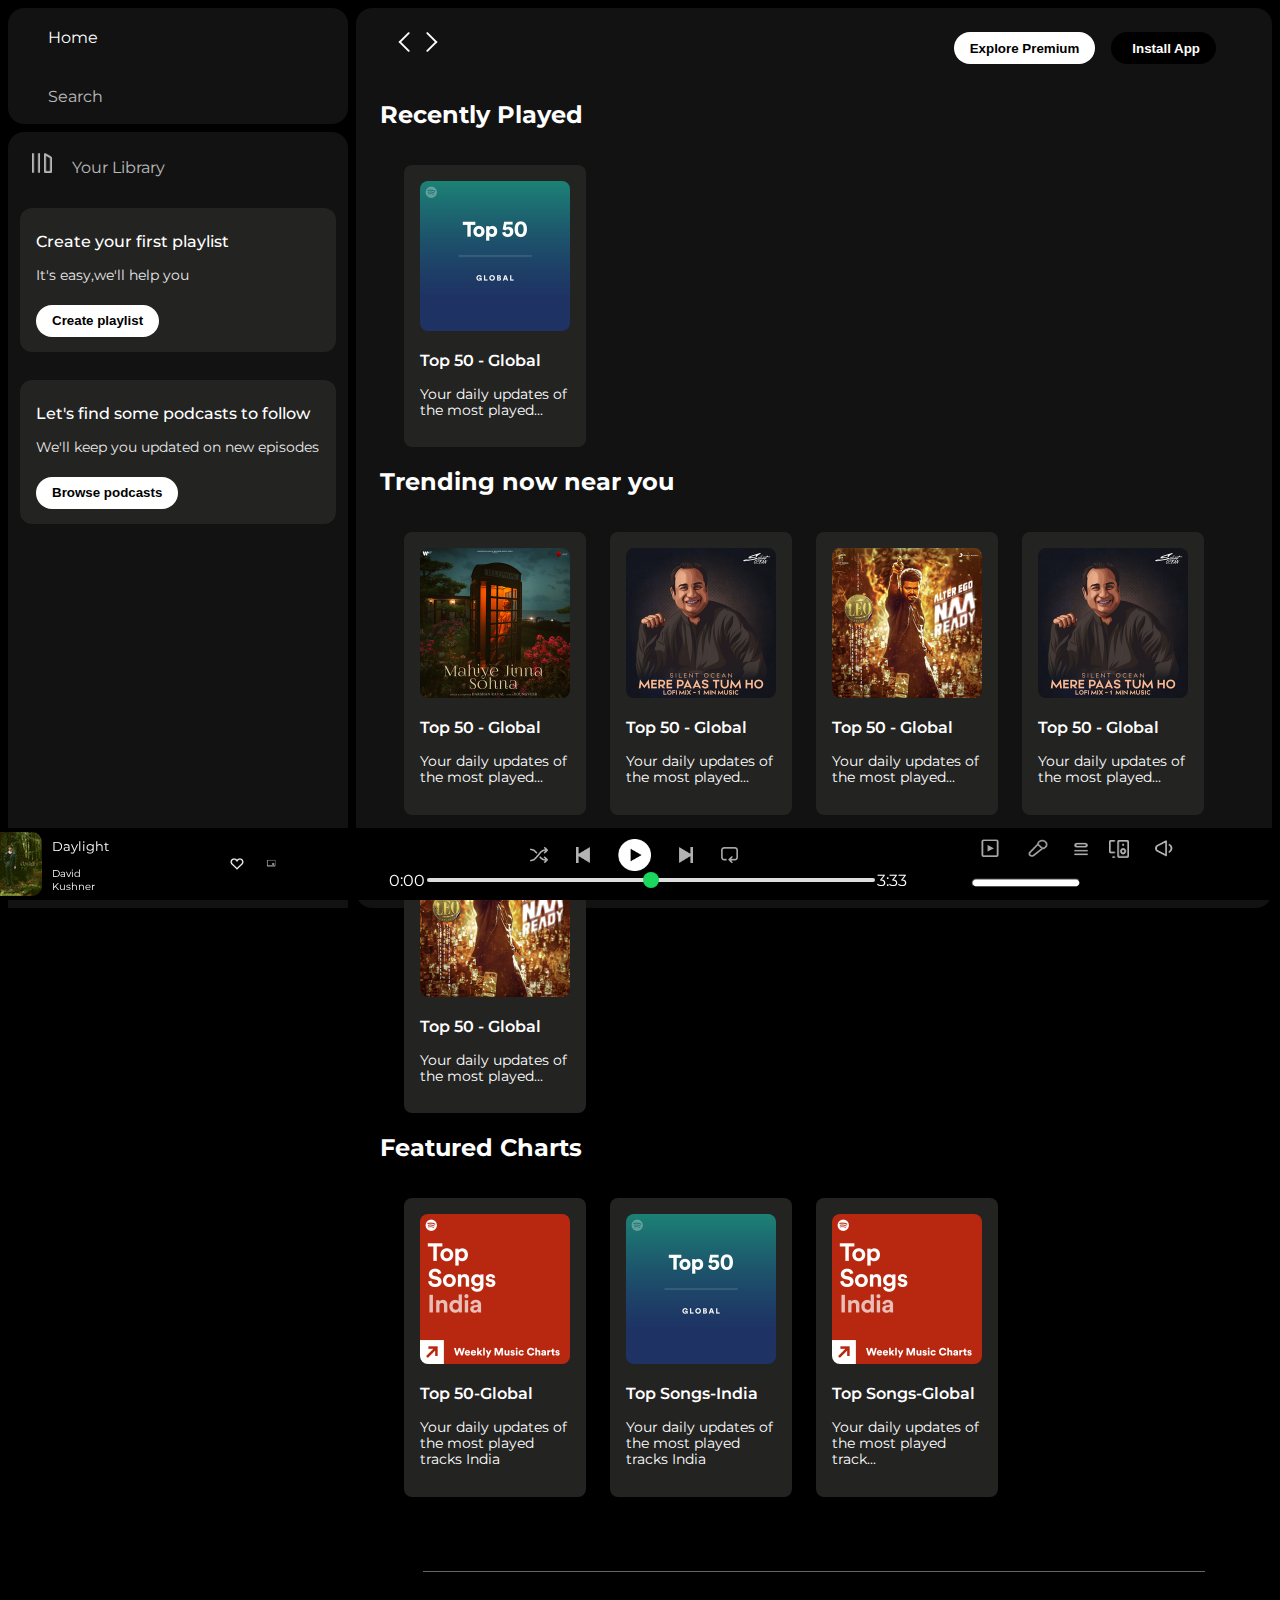
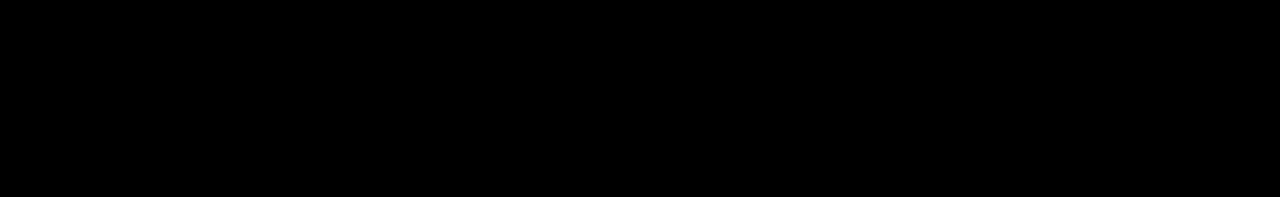
<file: index.html>
<!DOCTYPE html>
<html lang="en">
<head>
    <meta charset="UTF-8">
    <meta name="viewport" content="width=device-width, initial-scale=1.0">
    <link rel="icon" href="logo.png">
    <title>Spotify - Web Player: Music for everyone</title>
    <link rel="stylesheet" href="styles.css">
    <link rel="stylesheet" href="https://cdnjs.cloudflare.com/ajax/libs/font-awesome/6.5.2/css/all.min.css" integrity="sha512-SnH5WK+bZxgPHs44uWIX+LLJAJ9/2PkPKZ5QiAj6Ta86w+fsb2TkcmfRyVX3pBnMFcV7oQPJkl9QevSCWr3W6A==" crossorigin="anonymous" referrerpolicy="no-referrer" />
    <link rel="preconnect" href="https://fonts.googleapis.com">
    <link rel="preconnect" href="https://fonts.gstatic.com" crossorigin>
    <link href="https://fonts.googleapis.com/css2?family=Montserrat:ital,wght@300;400;500;600;700&display=swap" rel="stylesheet">

</head>
<body>
    <div class="main">
        <div class="sidebar">
            <div class="nav">
                <div class="nav-option" style="opacity: 1;">
                    <i class="fa-solid fa-house"></i>
                    <a href="#">Home</a>
                </div>
                <div class="nav-option">
                    <i class="fa-solid fa-magnifying-glass"></i>
                    <a href="#">Search</a>
                </div>
            </div>
            <div class="library">
                <div class="options">
                    <div class="lib-option nav-option">
                        <img src="library_icon.png">
                        <a href="#" style="color: white; text-decoration: none;" >Your Library</a>
                    </div>
                    <div class="icons">
                        <i class="fa-solid fa-plus"></i>
                        <i class="fa-solid fa-arrow-right"></i>
                    </div>
                </div>
                <div class="lib-box">
                    <div class="box">
                        <p class="box-p1">Create your first playlist</p>
                        <p class="box-p2">It's easy,we'll help you</p>
                        <button class="badge">Create playlist</button>
                    </div>
                    <div class="box">
                        <p class="box-p1">Let's find some podcasts to follow</p>
                        <p class="box-p2">We'll keep you updated on new episodes</p>
                        <button class="badge">Browse podcasts</button>
                    </div>
                </div>
            </div>
        </div>
        <div class="main-content">
            <div class="sticky-nav">
                <div class="sticky-nav-icons">
                    <img src="backward_icon (1).png" >
                    <img src="forward_icon.png" class="hide">
                </div>
                <div class="sticky-nav-options">
                    <button class="badge nav-item hide">Explore Premium</button>
                    <button class="badge nav-item dark-badge"><i class="fa-regular fa-circle-down" style="margin-right: 5px;"></i>Install App</button>
                    <i class="fa-regular fa-user nav-item"></i>
                </div>
                
            </div>

            <h2>Recently Played</h2>
            <div class="cards-container">
                <div class="card">
                    <img src="card1img.jpeg" class="card-img" >
                    <p class="card-title">Top 50 - Global</p>
                    <p class="card-info">Your daily updates of the most played...</p>
                </div>
            </div>

            <h2>Trending now near you</h2>
            <div class="cards-container">
                <div class="card">
                    <img src="card2img.jpeg" class="card-img" >
                    <p class="card-title">Top 50 - Global</p>
                    <p class="card-info">Your daily updates of the most played...</p>
                </div>
                <div class="card">
                    <img src="card3img.jpeg" class="card-img" >
                    <p class="card-title">Top 50 - Global</p>
                    <p class="card-info">Your daily updates of the most played...</p>
                </div>
                <div class="card">
                    <img src="card4img.jpeg" class="card-img" >
                    <p class="card-title">Top 50 - Global</p>
                    <p class="card-info">Your daily updates of the most played...</p>
                </div>
                <div class="card">
                    <img src="card3img.jpeg" class="card-img" >
                    <p class="card-title">Top 50 - Global</p>
                    <p class="card-info">Your daily updates of the most played...</p>
                </div>
                <div class="card">
                    <img src="card4img.jpeg" class="card-img" >
                    <p class="card-title">Top 50 - Global</p>
                    <p class="card-info">Your daily updates of the most played...</p>
                </div>
            </div>

            <h2>Featured Charts</h2>
            <div class="cards-container">
                <div class="card">
                    <img src="card6img.jpeg" class="card-img" >
                    <p class="card-title">Top 50-Global</p>
                    <p class="card-info">Your daily updates of the most played tracks India</p>
                </div>
                <div class="card">
                    <img src="card1img.jpeg" class="card-img" >
                    <p class="card-title">Top Songs-India</p>
                    <p class="card-info">Your daily updates of the most played tracks India</p>
                </div>
                <div class="card">
                    <img src="card6img.jpeg" class="card-img" >
                    <p class="card-title">Top Songs-Global</p>
                    <p class="card-info">Your daily updates of the most played track...</p>
                </div>
            </div>
            <div class="footer">
                <div class="line"></div>
            </div>
        </div>
        <div class="music-player">
            <div class="singer">
                <div class="sing-im-text">
                    <span class="sing-im">
                        <img src="album_picture.jpeg">
                    </span>
                    <span class="sing-text">
                        <p class="p1-sing">Daylight</p>
                        <p class="p2-sing">David Kushner</p>
                    </span>
                </div>
                <div class="sing-icons">
                    <img src="album_icon1.png" class="sing-icon-1">
                    <img src="album_icon2.png" class="sing-icon-2">
                </div>
            </div> 
            <div class="player">
                <div class="player-controls">
                    <img src="player_icon1.png" class="player-control-icon">
                    <img src="player_icon2.png" class="player-control-icon">
                    <img src="player_icon3.png" class="player-control-icon" style="opacity: 1; height: 2rem;">
                    <img src="player_icon4.png" class="player-control-icon">
                    <img src="player_icon5.png" class="player-control-icon">
                </div>
                <div class="playback-bar">
                    <span class="curr-time">0:00</span>
                    <input type="range" min="0" max="100" class="progress-bar" step="1">
                    <span class="tot-time">3:33</span>
                </div>
            </div>
            <div class="small-img">
                <img src="controls_icon1.png" class="s-i">
                <img src="controld_icon2.png" class="s-i">
                <img src="controls_icon3.png" class="s-l">
                <img src="controls_icon4.png" class="s-l">
                <img src="controls_icon5.png" class="s-i">
                <img src="control_icon10.png" class="ss-l">
            </div>
        </div>
    </div>
</body>
</html>
</file>
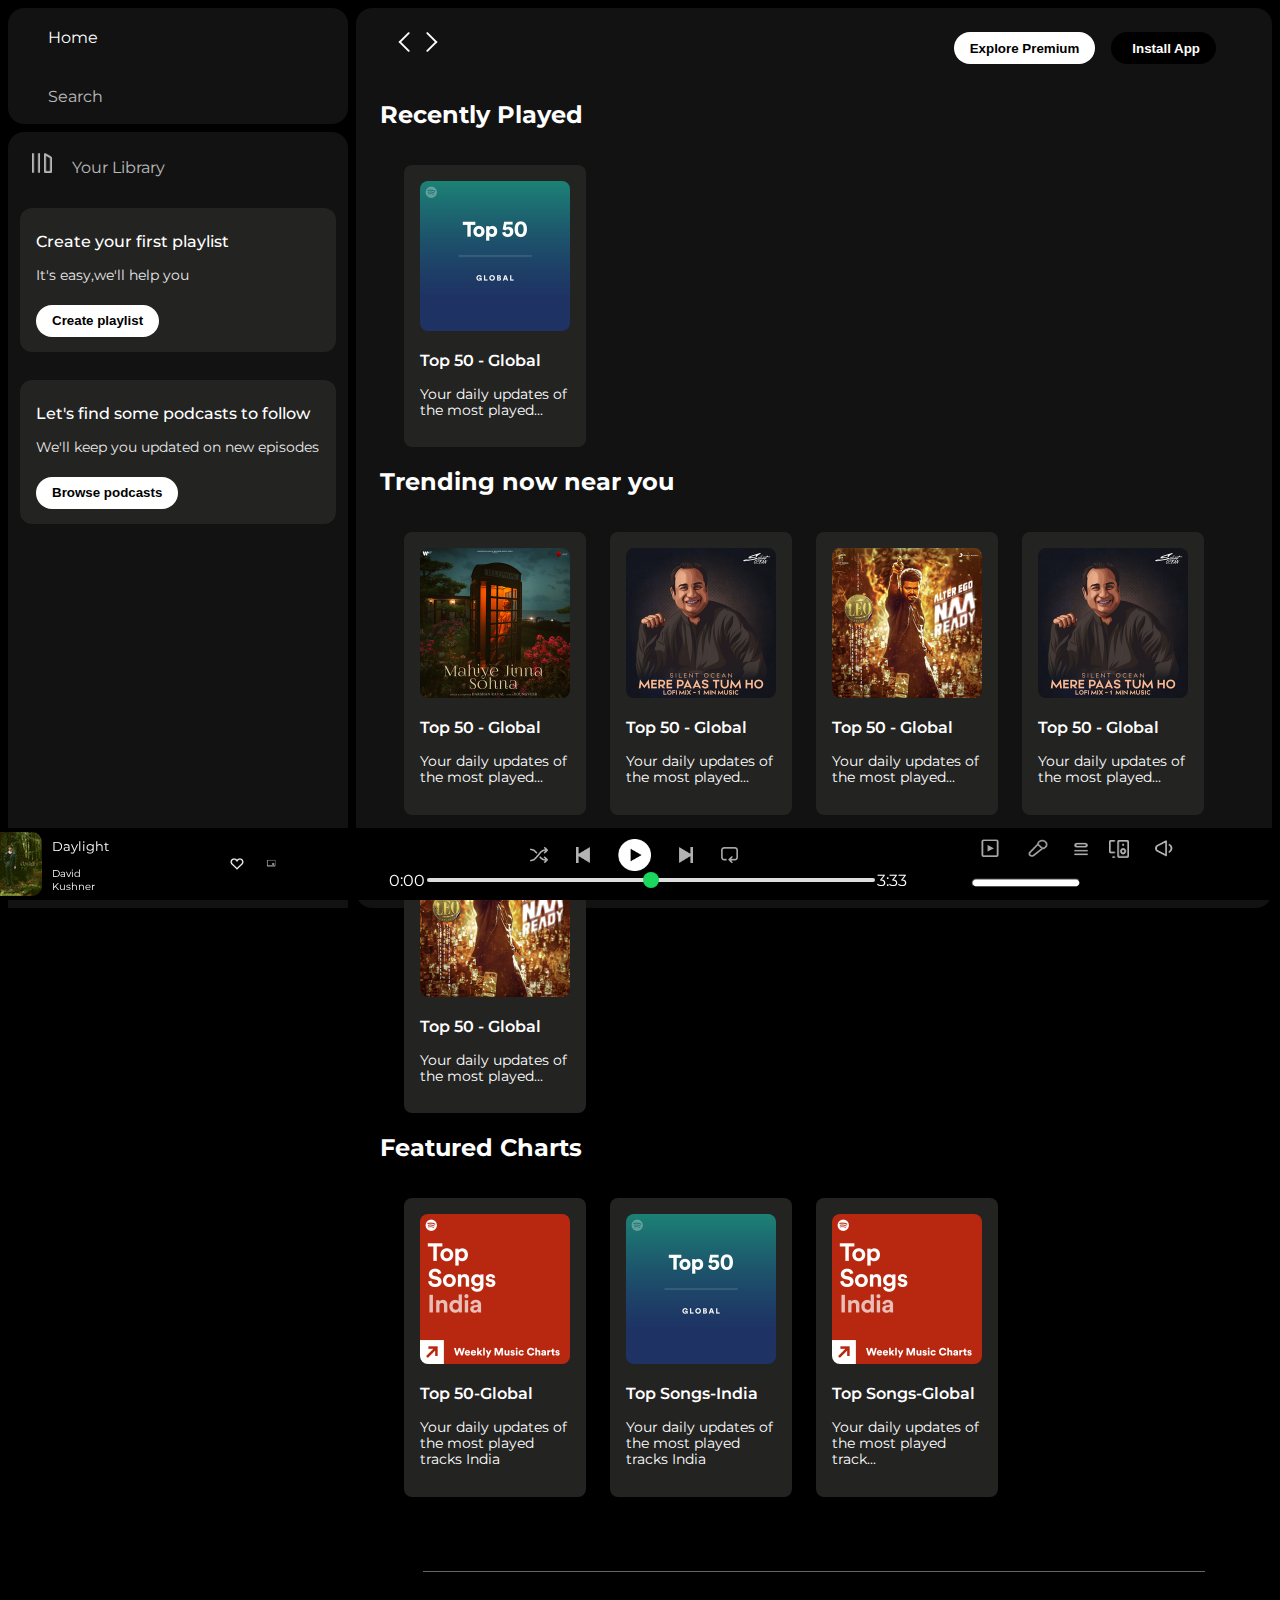
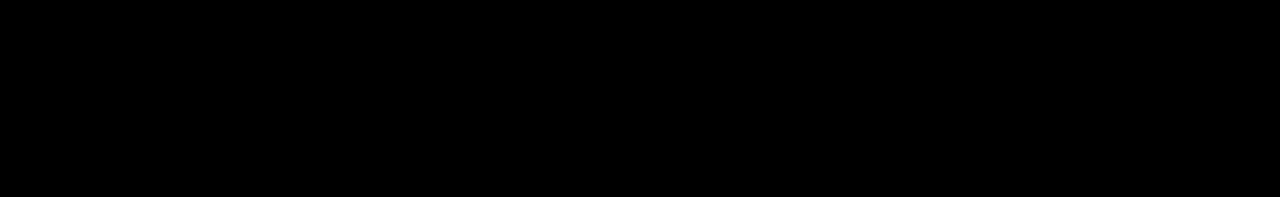
<file: Project_html.html>
<!DOCTYPE html>
<html lang="en">
<head>
    <meta charset="UTF-8">
    <meta name="viewport" content="width=device-width, initial-scale=1.0">
    <link rel="icon" href="logo.png">
    <title>Spotify - Web Player: Music for everyone</title>
    <link rel="stylesheet" href="Project_css.css">
    <link rel="stylesheet" href="https://cdnjs.cloudflare.com/ajax/libs/font-awesome/6.5.2/css/all.min.css" integrity="sha512-SnH5WK+bZxgPHs44uWIX+LLJAJ9/2PkPKZ5QiAj6Ta86w+fsb2TkcmfRyVX3pBnMFcV7oQPJkl9QevSCWr3W6A==" crossorigin="anonymous" referrerpolicy="no-referrer" />
    <link rel="preconnect" href="https://fonts.googleapis.com">
    <link rel="preconnect" href="https://fonts.gstatic.com" crossorigin>
    <link href="https://fonts.googleapis.com/css2?family=Montserrat:ital,wght@300;400;500;600;700&display=swap" rel="stylesheet">

</head>
<body>
    <div class="main">
        <div class="sidebar">
            <div class="nav">
                <div class="nav-option" style="opacity: 1;">
                    <i class="fa-solid fa-house"></i>
                    <a href="#">Home</a>
                </div>
                <div class="nav-option">
                    <i class="fa-solid fa-magnifying-glass"></i>
                    <a href="#">Search</a>
                </div>
            </div>
            <div class="library">
                <div class="options">
                    <div class="lib-option nav-option">
                        <img src="library_icon.png">
                        <a href="#" style="color: white; text-decoration: none;" >Your Library</a>
                    </div>
                    <div class="icons">
                        <i class="fa-solid fa-plus"></i>
                        <i class="fa-solid fa-arrow-right"></i>
                    </div>
                </div>
                <div class="lib-box">
                    <div class="box">
                        <p class="box-p1">Create your first playlist</p>
                        <p class="box-p2">It's easy,we'll help you</p>
                        <button class="badge">Create playlist</button>
                    </div>
                    <div class="box">
                        <p class="box-p1">Let's find some podcasts to follow</p>
                        <p class="box-p2">We'll keep you updated on new episodes</p>
                        <button class="badge">Browse podcasts</button>
                    </div>
                </div>
            </div>
        </div>
        <div class="main-content">
            <div class="sticky-nav">
                <div class="sticky-nav-icons">
                    <img src="backward_icon (1).png" >
                    <img src="forward_icon.png" class="hide">
                </div>
                <div class="sticky-nav-options">
                    <button class="badge nav-item hide">Explore Premium</button>
                    <button class="badge nav-item dark-badge"><i class="fa-regular fa-circle-down" style="margin-right: 5px;"></i>Install App</button>
                    <i class="fa-regular fa-user nav-item"></i>
                </div>
                
            </div>

            <h2>Recently Played</h2>
            <div class="cards-container">
                <div class="card">
                    <img src="card1img.jpeg" class="card-img" >
                    <p class="card-title">Top 50 - Global</p>
                    <p class="card-info">Your daily updates of the most played...</p>
                </div>
            </div>

            <h2>Trending now near you</h2>
            <div class="cards-container">
                <div class="card">
                    <img src="card2img.jpeg" class="card-img" >
                    <p class="card-title">Top 50 - Global</p>
                    <p class="card-info">Your daily updates of the most played...</p>
                </div>
                <div class="card">
                    <img src="card3img.jpeg" class="card-img" >
                    <p class="card-title">Top 50 - Global</p>
                    <p class="card-info">Your daily updates of the most played...</p>
                </div>
                <div class="card">
                    <img src="card4img.jpeg" class="card-img" >
                    <p class="card-title">Top 50 - Global</p>
                    <p class="card-info">Your daily updates of the most played...</p>
                </div>
                <div class="card">
                    <img src="card3img.jpeg" class="card-img" >
                    <p class="card-title">Top 50 - Global</p>
                    <p class="card-info">Your daily updates of the most played...</p>
                </div>
                <div class="card">
                    <img src="card4img.jpeg" class="card-img" >
                    <p class="card-title">Top 50 - Global</p>
                    <p class="card-info">Your daily updates of the most played...</p>
                </div>
            </div>

            <h2>Featured Charts</h2>
            <div class="cards-container">
                <div class="card">
                    <img src="card6img.jpeg" class="card-img" >
                    <p class="card-title">Top 50-Global</p>
                    <p class="card-info">Your daily updates of the most played tracks India</p>
                </div>
                <div class="card">
                    <img src="card1img.jpeg" class="card-img" >
                    <p class="card-title">Top Songs-India</p>
                    <p class="card-info">Your daily updates of the most played tracks India</p>
                </div>
                <div class="card">
                    <img src="card6img.jpeg" class="card-img" >
                    <p class="card-title">Top Songs-Global</p>
                    <p class="card-info">Your daily updates of the most played track...</p>
                </div>
            </div>
            <div class="footer">
                <div class="line"></div>
            </div>
        </div>
        <div class="music-player">
            <div class="singer">
                <div class="sing-im-text">
                    <span class="sing-im">
                        <img src="album_picture.jpeg">
                    </span>
                    <span class="sing-text">
                        <p class="p1-sing">Daylight</p>
                        <p class="p2-sing">David Kushner</p>
                    </span>
                </div>
                <div class="sing-icons">
                    <img src="album_icon1.png" class="sing-icon-1">
                    <img src="album_icon2.png" class="sing-icon-2">
                </div>
            </div> 
            <div class="player">
                <div class="player-controls">
                    <img src="player_icon1.png" class="player-control-icon">
                    <img src="player_icon2.png" class="player-control-icon">
                    <img src="player_icon3.png" class="player-control-icon" style="opacity: 1; height: 2rem;">
                    <img src="player_icon4.png" class="player-control-icon">
                    <img src="player_icon5.png" class="player-control-icon">
                </div>
                <div class="playback-bar">
                    <span class="curr-time">0:00</span>
                    <input type="range" min="0" max="100" class="progress-bar" step="1">
                    <span class="tot-time">3:33</span>
                </div>
            </div>
            <div class="small-img">
                <img src="controls_icon1.png" class="s-i">
                <img src="controld_icon2.png" class="s-i">
                <img src="controls_icon3.png" class="s-l">
                <img src="controls_icon4.png" class="s-l">
                <img src="controls_icon5.png" class="s-i">
                <img src="control_icon10.png" class="ss-l">
            </div>
        </div>
    </div>
</body>
</html>
</file>
<file: styles.css>
body {
    margin: 0;
    font-family: 'Montserrat', sans-serif;
    background-color: black;
    color: white;
    height: 100vh;
    overflow: hidden; 
}
.main {
    display: flex;
    height: 100%; 
    padding: 0.5rem;
}
.sidebar {
    width: 340px;
    background-color: black;
    margin-right: 0.5rem;
    overflow: hidden; 
}
.main-content {
    background-color: #121212;
    border-radius: 1rem;
    flex: 1;
    padding: 0 1.5rem;
}
.main-content:hover{
    overflow-y: auto;
}
.music-player {
    position: fixed;
    width: 100%;
    bottom: 0;
    height: 72px;
    background-color: black;
}
.nav{
    background-color: #121212;
    border-radius: 1rem;
    display: flex;
    flex-direction: column;
    justify-content: center;
    height: 100px;
    padding: 0.5rem 0.75rem;
}
.nav-option{
    line-height: 2.5rem;
    opacity: 0.7;
    padding: 0.5rem 0.75rem;
}
.nav-option:hover{
    opacity: 1;
}
.nav-option i{
    font-size: 1.5rem;
}
.nav-option a{
    font-size: 1rem;
    margin-left: 1rem;
    text-decoration: none;
    color: #fff;
}
.library{
    background-color: #121212;
    border-radius: 1rem;
    height: 100%;
    margin-top: 0.5rem;
    padding: 0.5rem 0.75rem;
}
.options{
    display: flex;
    justify-content: space-between;
    align-items: center;
}
.lib-option img{
    height: 1.25rem;
    width: 1.25rem;
}
.icons{
    font-size: 1.25rem;
    display: flex;
}
.icons i{
    margin-right: 1.5rem;
    opacity: 0.7;
}
.icons i:hover{
    opacity: 1;
}
.box{
    height: 8rem;
    background-color: #232322;
    border-radius: 0.75rem;
    margin: 0.75rem 0 1.75rem 0;
    padding: 0.5rem 1rem;
}
.box-p1{
    font-size: 1rem;
    font-weight: 500;
}
.box-p2{
    font-size: 0.85rem;
    opacity: 0.9;
}
.badge{
    background-color: white;
    border: none;
    border-radius: 100px;
    padding: 0.25rem 1rem;
    font-weight: 700;
    margin-top: 0.5rem;
    height: 2rem;
    width: fit-content;
}
.sticky-nav{
    position: sticky;
    top: 0;
    background-color: #121212;
    display: flex;
    justify-content: space-between;
    align-items: center;
    padding: 1rem 0 1rem;
    z-index: 10;
}
.sticky-nav-icons {
    margin-left: 0.75rem;
}
.sticky-nav-options{
    display: flex;
    justify-content: center;
    align-items: center;
}
.sticky-nav-options button{
    margin-right: 1rem;
}
.nav-item{
    margin-right: 1rem;
}
.dark-badge{
    background-color: black;
    color: white;
}
@media (max-width: 1000px) {
    .hide{
        display: none;
    }
}
.card{
    background-color: #232322;
    width: 150px;
    border-radius: 0.5rem;
    padding: 1rem;
    margin-left: 1.5rem;
    margin-top: 1rem;
}
.cards-container{
    display: flex;
    flex-wrap: wrap;
}
.card-img{
    width: 100%;
    border-radius: 0.5rem;
}
.card-title{
    font-weight: 600;
}
.card-info{
    font-size: 0.85rem;
    opacity: 0.8rem;
}
.footer{
    height: 300px;
    display: flex;
    align-items: center;
    justify-content: center;
}
.line{
    width: 90%;
    height: 50%;
    border-top: 1px solid white;
    opacity: 0.4;
}
.music-player{
    display: flex;
    justify-content: space-between;
    align-items: center;
}
.singer{
    width: 25%;
    /* background-color: pink; */
}
.player{
    width: 50%;
    /* background-color: orange; */
}
.small-img{
    width:25%;
    /* background-color: green; */
}
.player-controls{
    display: flex;
    justify-content: center;
    align-items: center;
}
.player-control-icon{
    height: 1rem;
    margin-right: 1.75rem;
    opacity: 0.7;
}
.player-control-icon:hover{
    opacity: 1;
}
.playback-bar{
    display: flex;
    justify-content: center;
    align-items: center;
}
.progress-bar{
    width: 70%;
    appearance: none;
    background-color: transparent;
    cursor: pointer;
}
.progress-bar::-webkit-slider-runnable-track{
    background-color: #ddd;
    border-radius: 100px;
    height: 0.2rem;
}
.progress-bar::-webkit-slider-thumb{
    appearance: none;
    height: 16px;
    width: 16px;
    background-color: #1bd760;
    border-radius: 50%;
    margin-top: -6px;
}
.singer {
    display: flex;
    justify-content: center;
    align-items: center;
}

.sing-im-text {
    display: flex;
    align-items: center;
    margin-right: 120px; /* Adjust the margin as needed */
}

.sing-im img {
    vertical-align: middle;
    border-radius: 10px;
}

.sing-text {
    display: inline-block;
    margin-left: 10px; /* Adjust the margin as needed */
}
.p1-sing{
    font-size: small;
}
.p2-sing{
    font-size: x-small;
}
.sing-icons {
    display: flex;
    justify-content: center;
    align-items: center;
}

.sing-icons img{
    height: 1rem;
    margin-right: 20px; 
}
.sing-icons{
    margin-right: 60px; 
}
.s-i{
    height: 40px;
    width: 30px;
    padding: 7px;
    margin-bottom: -5px;
}
.s-l{
    height: 18px;
    width: 20px;
    margin-bottom: 5px;
    padding: 7px;
    opacity: 0.7;
}
.ss-l{
    margin-bottom: 10px;
    height: 20px;
    /* margin-right: 25px; */
}
</file>
<file: Project_css.css>
body {
    margin: 0;
    font-family: 'Montserrat', sans-serif;
    background-color: black;
    color: white;
    height: 100vh;
    overflow: hidden; 
}
.main {
    display: flex;
    height: 100%; 
    padding: 0.5rem;
}
.sidebar {
    width: 340px;
    background-color: black;
    margin-right: 0.5rem;
    overflow: hidden; 
}
.main-content {
    background-color: #121212;
    border-radius: 1rem;
    flex: 1;
    padding: 0 1.5rem;
}
.main-content:hover{
    overflow-y: auto;
}
.music-player {
    position: fixed;
    width: 100%;
    bottom: 0;
    height: 72px;
    background-color: black;
}
.nav{
    background-color: #121212;
    border-radius: 1rem;
    display: flex;
    flex-direction: column;
    justify-content: center;
    height: 100px;
    padding: 0.5rem 0.75rem;
}
.nav-option{
    line-height: 2.5rem;
    opacity: 0.7;
    padding: 0.5rem 0.75rem;
}
.nav-option:hover{
    opacity: 1;
}
.nav-option i{
    font-size: 1.5rem;
}
.nav-option a{
    font-size: 1rem;
    margin-left: 1rem;
    text-decoration: none;
    color: #fff;
}
.library{
    background-color: #121212;
    border-radius: 1rem;
    height: 100%;
    margin-top: 0.5rem;
    padding: 0.5rem 0.75rem;
}
.options{
    display: flex;
    justify-content: space-between;
    align-items: center;
}
.lib-option img{
    height: 1.25rem;
    width: 1.25rem;
}
.icons{
    font-size: 1.25rem;
    display: flex;
}
.icons i{
    margin-right: 1.5rem;
    opacity: 0.7;
}
.icons i:hover{
    opacity: 1;
}
.box{
    height: 8rem;
    background-color: #232322;
    border-radius: 0.75rem;
    margin: 0.75rem 0 1.75rem 0;
    padding: 0.5rem 1rem;
}
.box-p1{
    font-size: 1rem;
    font-weight: 500;
}
.box-p2{
    font-size: 0.85rem;
    opacity: 0.9;
}
.badge{
    background-color: white;
    border: none;
    border-radius: 100px;
    padding: 0.25rem 1rem;
    font-weight: 700;
    margin-top: 0.5rem;
    height: 2rem;
    width: fit-content;
}
.sticky-nav{
    position: sticky;
    top: 0;
    background-color: #121212;
    display: flex;
    justify-content: space-between;
    align-items: center;
    padding: 1rem 0 1rem;
    z-index: 10;
}
.sticky-nav-icons {
    margin-left: 0.75rem;
}
.sticky-nav-options{
    display: flex;
    justify-content: center;
    align-items: center;
}
.sticky-nav-options button{
    margin-right: 1rem;
}
.nav-item{
    margin-right: 1rem;
}
.dark-badge{
    background-color: black;
    color: white;
}
@media (max-width: 1000px) {
    .hide{
        display: none;
    }
}
.card{
    background-color: #232322;
    width: 150px;
    border-radius: 0.5rem;
    padding: 1rem;
    margin-left: 1.5rem;
    margin-top: 1rem;
}
.cards-container{
    display: flex;
    flex-wrap: wrap;
}
.card-img{
    width: 100%;
    border-radius: 0.5rem;
}
.card-title{
    font-weight: 600;
}
.card-info{
    font-size: 0.85rem;
    opacity: 0.8rem;
}
.footer{
    height: 300px;
    display: flex;
    align-items: center;
    justify-content: center;
}
.line{
    width: 90%;
    height: 50%;
    border-top: 1px solid white;
    opacity: 0.4;
}
.music-player{
    display: flex;
    justify-content: space-between;
    align-items: center;
}
.singer{
    width: 25%;
    /* background-color: pink; */
}
.player{
    width: 50%;
    /* background-color: orange; */
}
.small-img{
    width:25%;
    /* background-color: green; */
}
.player-controls{
    display: flex;
    justify-content: center;
    align-items: center;
}
.player-control-icon{
    height: 1rem;
    margin-right: 1.75rem;
    opacity: 0.7;
}
.player-control-icon:hover{
    opacity: 1;
}
.playback-bar{
    display: flex;
    justify-content: center;
    align-items: center;
}
.progress-bar{
    width: 70%;
    appearance: none;
    background-color: transparent;
    cursor: pointer;
}
.progress-bar::-webkit-slider-runnable-track{
    background-color: #ddd;
    border-radius: 100px;
    height: 0.2rem;
}
.progress-bar::-webkit-slider-thumb{
    appearance: none;
    height: 16px;
    width: 16px;
    background-color: #1bd760;
    border-radius: 50%;
    margin-top: -6px;
}
.singer {
    display: flex;
    justify-content: center;
    align-items: center;
}

.sing-im-text {
    display: flex;
    align-items: center;
    margin-right: 120px; /* Adjust the margin as needed */
}

.sing-im img {
    vertical-align: middle;
    border-radius: 10px;
}

.sing-text {
    display: inline-block;
    margin-left: 10px; /* Adjust the margin as needed */
}
.p1-sing{
    font-size: small;
}
.p2-sing{
    font-size: x-small;
}
.sing-icons {
    display: flex;
    justify-content: center;
    align-items: center;
}

.sing-icons img{
    height: 1rem;
    margin-right: 20px; 
}
.sing-icons{
    margin-right: 60px; 
}
.s-i{
    height: 40px;
    width: 30px;
    padding: 7px;
    margin-bottom: -5px;
}
.s-l{
    height: 18px;
    width: 20px;
    margin-bottom: 5px;
    padding: 7px;
    opacity: 0.7;
}
.ss-l{
    margin-bottom: 10px;
    height: 20px;
    /* margin-right: 25px; */
}
</file>
